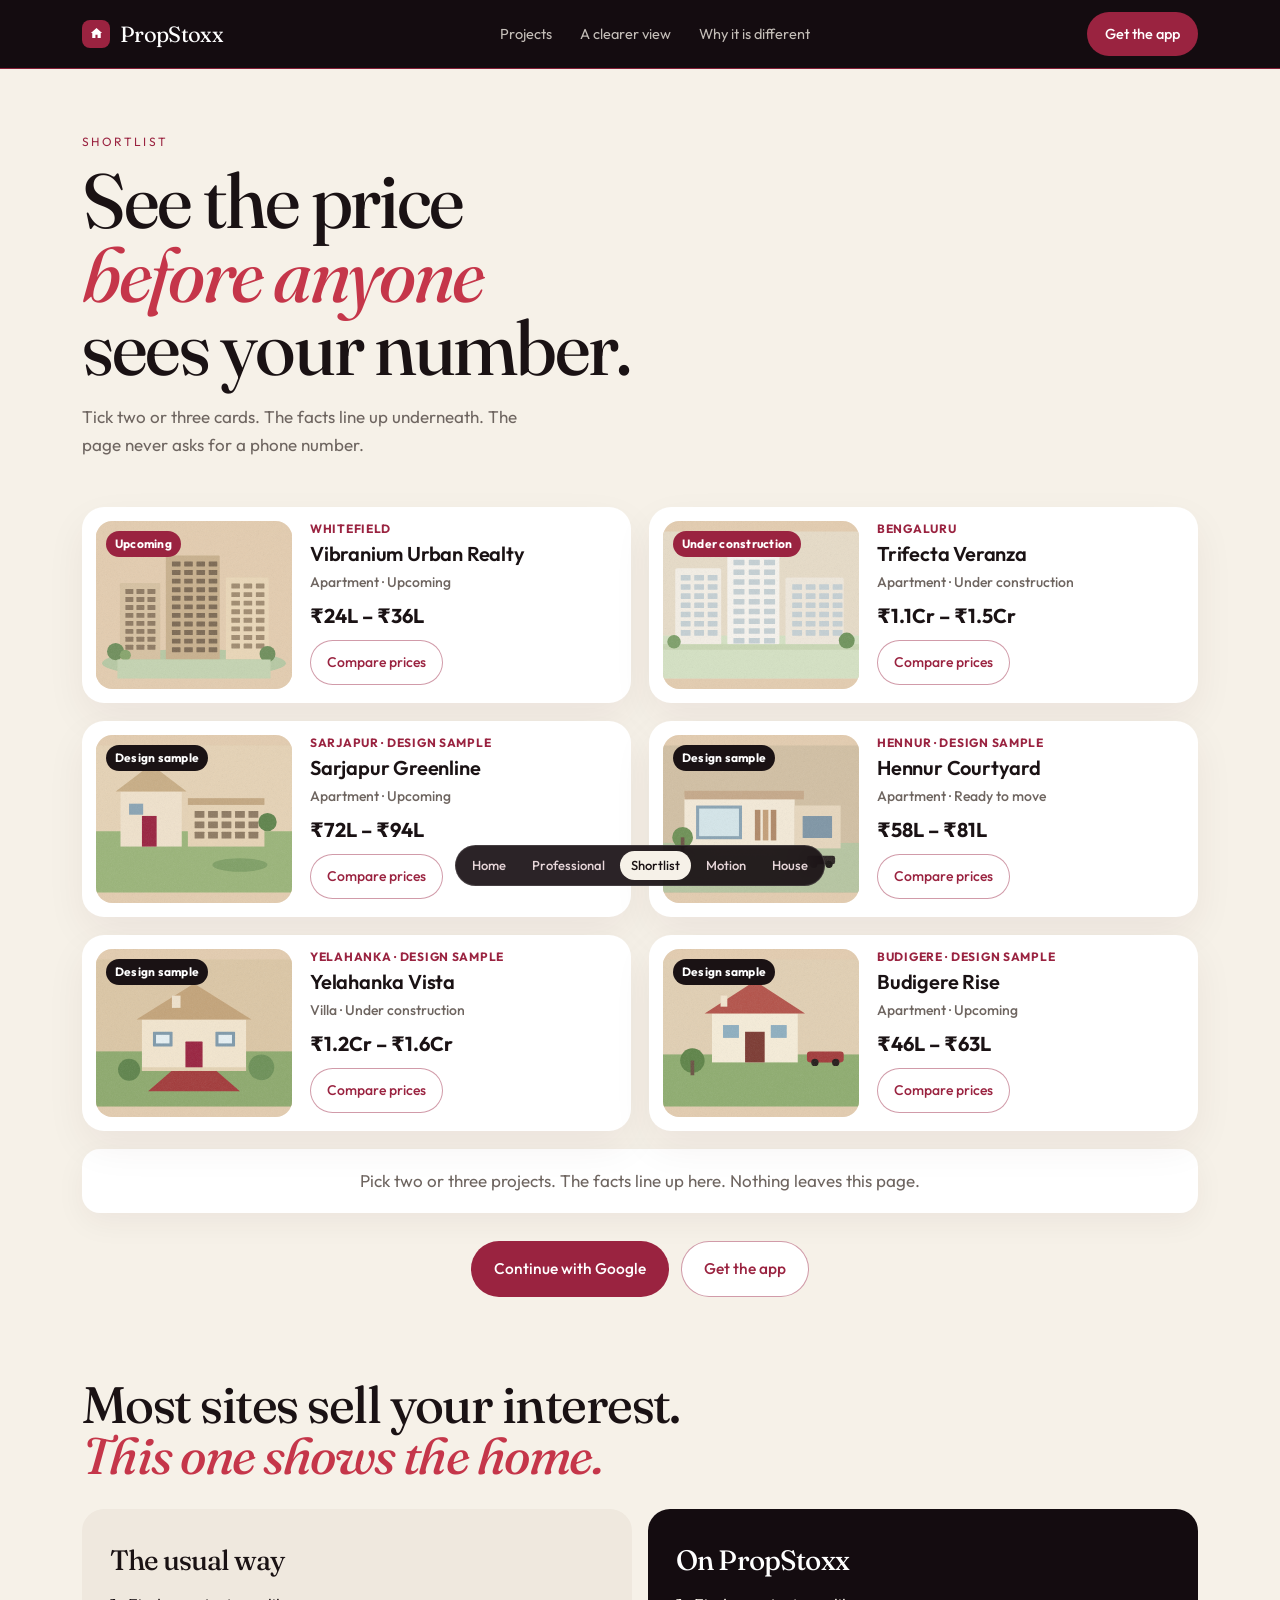
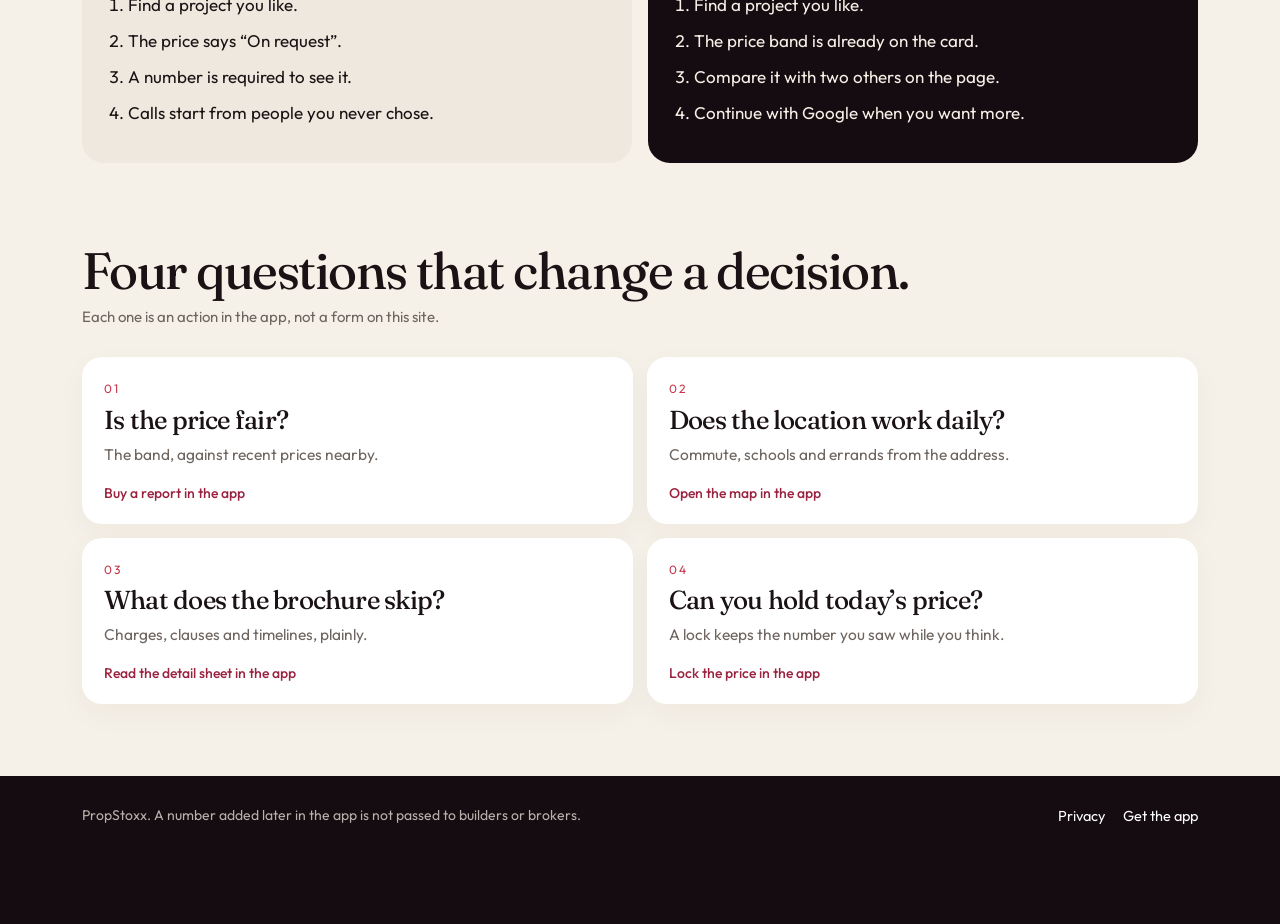
<file: landing-a.html>
<!DOCTYPE html>
<html lang="en">
<head>
<meta charset="utf-8" />
<meta name="viewport" content="width=device-width, initial-scale=1" />
<title>PropStoxx — See the price first</title>
<link rel="preconnect" href="https://fonts.googleapis.com" />
<link rel="preconnect" href="https://fonts.gstatic.com" crossorigin />
<link href="https://fonts.googleapis.com/css2?family=Fraunces:ital,opsz,wght@0,9..144,460;1,9..144,460&family=Outfit:wght@300;400;500;600&display=swap" rel="stylesheet" />
<link rel="stylesheet" href="landing.css" />
</head>
<body class="site">
<header class="site-nav" data-nav>
  <div class="wrap bar">
    <a class="brand" href="index.html"><span class="mark" aria-hidden="true"><svg viewBox="0 0 24 24" width="15" height="15"><path fill="currentColor" d="M12 3.2 3 11h2.2v8.2h5.1v-5.2h3.4v5.2h5.1V11H21L12 3.2z"/></svg></span>PropStoxx</a>
    <nav class="links"><a href="index.html#projects">Projects</a><a href="#decide">A clearer view</a><a href="#different">Why it is different</a></nav>
    <button class="menu" id="menu" type="button" aria-label="Open menu">Menu</button>
    <a class="pill" href="https://play.google.com/store/apps/details?id=com.propstoxx.app">Get the app</a>
  </div>
</header>

<section class="page-hero">
  <div class="wrap">
    <p class="eyebrow reveal">Shortlist</p>
    <h1 class="reveal d1">See the price<br><em>before anyone</em><br>sees your number.</h1>
    <p class="lede reveal d2">Tick two or three cards. The facts line up underneath. The page never asks for a phone number.</p>
  </div>
</section>

<section class="section" id="projects" data-results style="padding-top:28px">
  <div class="wrap">
    <div class="projects">
      <article class="project reveal" data-s="vibranium urban realty whitefield apartment upcoming" data-area="whitefield" data-type="apartment" data-stage="upcoming" data-min="24" data-name="Vibranium Urban Realty" data-price="₹24L – ₹36L">
        <div class="art" data-scene="towers"><span class="badge">Upcoming</span></div>
        <div><div class="kicker">Whitefield</div><h3>Vibranium Urban Realty</h3><div class="meta">Apartment · Upcoming</div><div class="sum"><b>₹24L – ₹36L</b></div><div class="actions"><button class="btn line" type="button" data-pick>Compare prices</button></div></div>
      </article>
      <article class="project reveal d1" data-s="trifecta veranza apartment under construction" data-area="bengaluru" data-type="apartment" data-stage="under-construction" data-min="110" data-name="Trifecta Veranza" data-price="₹1.1Cr – ₹1.5Cr">
        <div class="art" data-scene="row"><span class="badge">Under construction</span></div>
        <div><div class="kicker">Bengaluru</div><h3>Trifecta Veranza</h3><div class="meta">Apartment · Under construction</div><div class="sum"><b>₹1.1Cr – ₹1.5Cr</b></div><div class="actions"><button class="btn line" type="button" data-pick>Compare prices</button></div></div>
      </article>
      <article class="project reveal" data-s="sarjapur greenline apartment design sample" data-area="sarjapur" data-type="apartment" data-stage="upcoming" data-min="72" data-name="Sarjapur Greenline" data-price="₹72L – ₹94L">
        <div class="art" data-scene="courtyard"><span class="badge quiet">Design sample</span></div>
        <div><div class="kicker">Sarjapur · Design sample</div><h3>Sarjapur Greenline</h3><div class="meta">Apartment · Upcoming</div><div class="sum"><b>₹72L – ₹94L</b></div><div class="actions"><button class="btn line" type="button" data-pick>Compare prices</button></div></div>
      </article>
      <article class="project reveal d1" data-s="hennur courtyard apartment design sample" data-area="hennur" data-type="apartment" data-stage="ready" data-min="58" data-name="Hennur Courtyard" data-price="₹58L – ₹81L">
        <div class="art" data-scene="modern"><span class="badge quiet">Design sample</span></div>
        <div><div class="kicker">Hennur · Design sample</div><h3>Hennur Courtyard</h3><div class="meta">Apartment · Ready to move</div><div class="sum"><b>₹58L – ₹81L</b></div><div class="actions"><button class="btn line" type="button" data-pick>Compare prices</button></div></div>
      </article>
      <article class="project reveal" data-s="yelahanka vista villa design sample" data-area="yelahanka" data-type="villa" data-stage="under-construction" data-min="120" data-name="Yelahanka Vista" data-price="₹1.2Cr – ₹1.6Cr">
        <div class="art" data-scene="villa"><span class="badge quiet">Design sample</span></div>
        <div><div class="kicker">Yelahanka · Design sample</div><h3>Yelahanka Vista</h3><div class="meta">Villa · Under construction</div><div class="sum"><b>₹1.2Cr – ₹1.6Cr</b></div><div class="actions"><button class="btn line" type="button" data-pick>Compare prices</button></div></div>
      </article>
      <article class="project reveal d1" data-s="budigere rise apartment design sample" data-area="budigere" data-type="apartment" data-stage="upcoming" data-min="46" data-name="Budigere Rise" data-price="₹46L – ₹63L">
        <div class="art" data-scene="cottage"><span class="badge quiet">Design sample</span></div>
        <div><div class="kicker">Budigere · Design sample</div><h3>Budigere Rise</h3><div class="meta">Apartment · Upcoming</div><div class="sum"><b>₹46L – ₹63L</b></div><div class="actions"><button class="btn line" type="button" data-pick>Compare prices</button></div></div>
      </article>
    </div>
    <div class="compare reveal" data-compare><p class="compare-empty">Pick two or three projects. The facts line up here. Nothing leaves this page.</p></div>
    <div class="gate-row" id="gate"><a class="btn fill" href="#decide">Continue with Google</a><a class="btn line" href="https://play.google.com/store/apps/details?id=com.propstoxx.app">Get the app</a></div>
  </div>
</section>

<section class="section" id="different" style="padding-top:10px">
  <div class="wrap">
    <div class="sec-head"><div><h2 class="reveal">Most sites sell your interest.<br><em>This one shows the home.</em></h2></div></div>
    <div class="vs">
      <article class="them reveal"><h3>The usual way</h3><ol><li>Find a project you like.</li><li>The price says “On request”.</li><li>A number is required to see it.</li><li>Calls start from people you never chose.</li></ol></article>
      <article class="us reveal d1"><h3>On PropStoxx</h3><ol><li>Find a project you like.</li><li>The price band is already on the card.</li><li>Compare it with two others on the page.</li><li>Continue with Google when you want more.</li></ol></article>
    </div>
  </div>
</section>

<section class="section" id="decide" style="padding-top:10px">
  <div class="wrap">
    <div class="sec-head"><div><h2 class="reveal">Four questions that change a decision.</h2><p class="reveal d1">Each one is an action in the app, not a form on this site.</p></div></div>
    <div class="questions">
      <article class="q reveal"><div class="n">01</div><h3>Is the price fair?</h3><p>The band, against recent prices nearby.</p><span class="act">Buy a report in the app</span></article>
      <article class="q reveal d1"><div class="n">02</div><h3>Does the location work daily?</h3><p>Commute, schools and errands from the address.</p><span class="act">Open the map in the app</span></article>
      <article class="q reveal"><div class="n">03</div><h3>What does the brochure skip?</h3><p>Charges, clauses and timelines, plainly.</p><span class="act">Read the detail sheet in the app</span></article>
      <article class="q reveal d1"><div class="n">04</div><h3>Can you hold today’s price?</h3><p>A lock keeps the number you saw while you think.</p><span class="act">Lock the price in the app</span></article>
    </div>
  </div>
</section>

<footer class="site-foot"><div class="wrap"><span>PropStoxx. A number added later in the app is not passed to builders or brokers.</span><span class="links"><a href="#decide">Privacy</a><a href="https://play.google.com/store/apps/details?id=com.propstoxx.app">Get the app</a></span></div></footer>
<nav class="switch"><a href="index.html">Home</a><a href="professional.html">Professional</a><a class="on" href="landing-a.html">Shortlist</a><a href="landing-d.html">Motion</a><a href="landing-f.html">House</a></nav>
<script src="scenes.js"></script>
<script src="landing.js"></script>
</body>
</html>
</file>
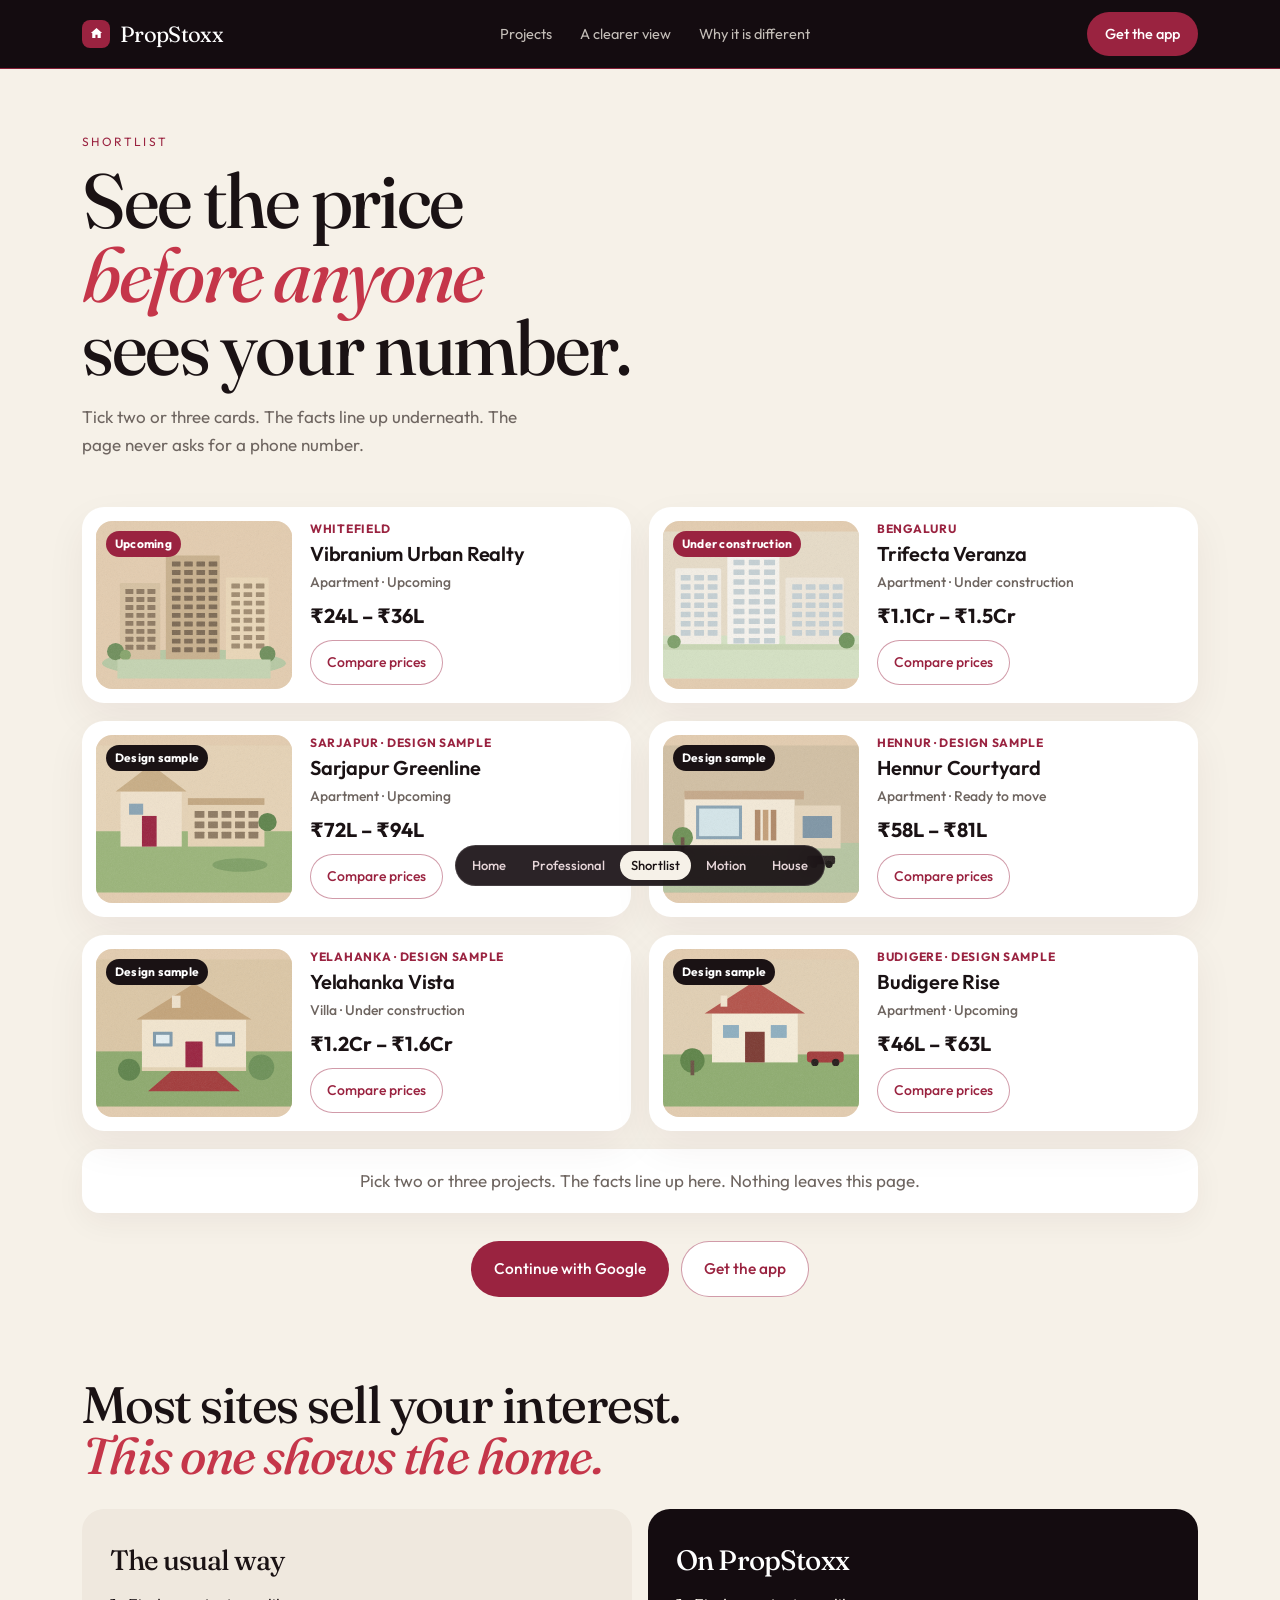
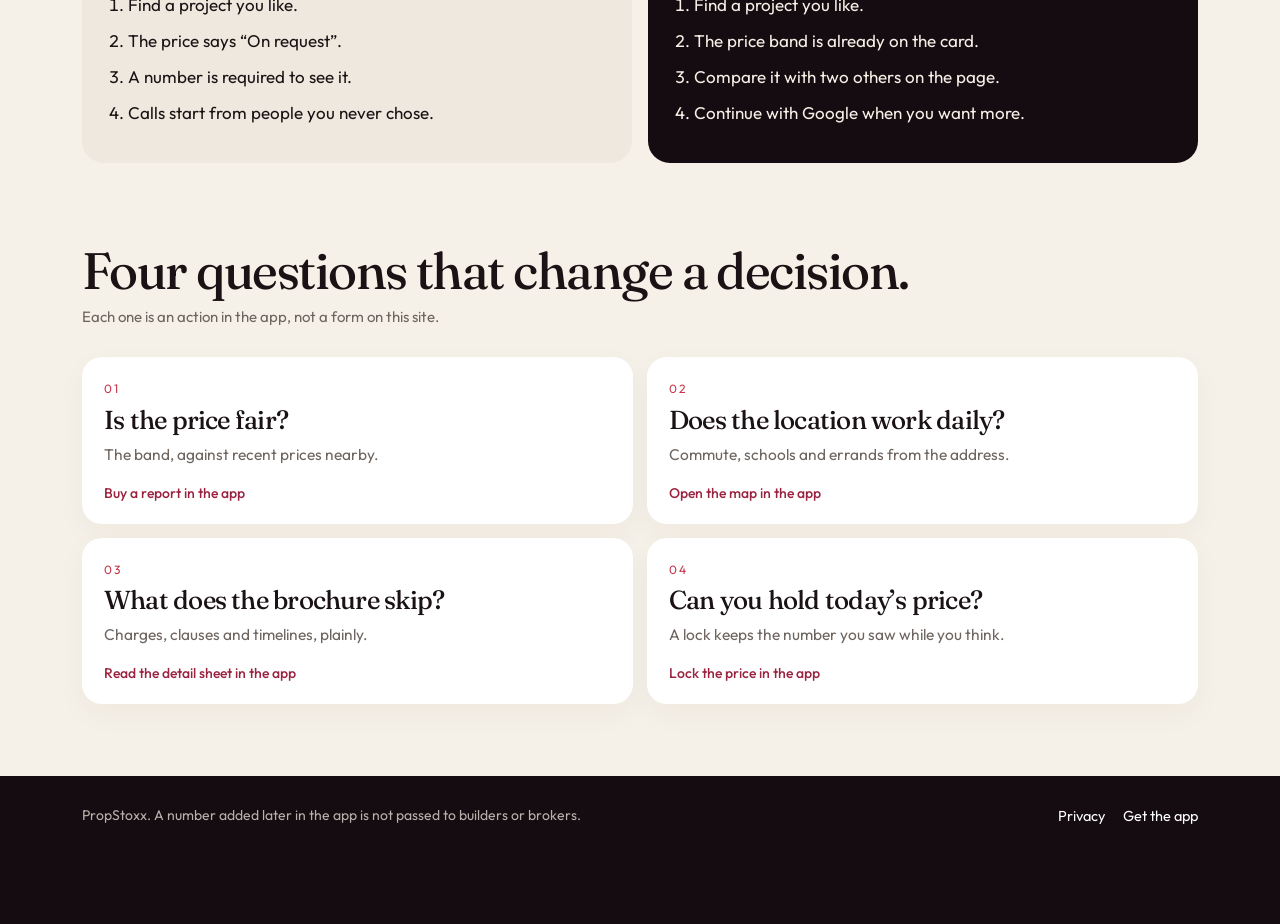
<file: landing-b.html>
<!DOCTYPE html>
<html lang="en">
<head>
<meta charset="utf-8" />
<meta http-equiv="refresh" content="0; url=landing-a.html" />
<link rel="canonical" href="landing-a.html" />
<title>PropStoxx · Shortlist</title>
<script>location.replace("landing-a.html");</script>
</head>
<body>
<p><a href="landing-a.html">Shortlist</a></p>
</body>
</html>
</file>
<file: landing.css>
* { box-sizing: border-box; }
html { scroll-behavior: smooth; }
body { margin: 0; -webkit-font-smoothing: antialiased; text-rendering: optimizeLegibility; }
a { color: inherit; text-decoration: none; }
img { display: block; width: 100%; height: 100%; object-fit: cover; }
button, input, select { font: inherit; color: inherit; }
button { cursor: pointer; }

.wrap { width: 100%; max-width: 1180px; margin: 0 auto; padding: 0 32px; }

.reveal { opacity: 0; transform: translateY(28px); transition: opacity .9s cubic-bezier(.22,.61,.36,1), transform .9s cubic-bezier(.22,.61,.36,1); }
.hero .reveal, .page-hero .reveal { opacity: 1; transform: none; }
.reveal.in { opacity: 1; transform: none; }
.d1 { transition-delay: .08s; } .d2 { transition-delay: .16s; } .d3 { transition-delay: .24s; } .d4 { transition-delay: .32s; } .d5 { transition-delay: .4s; }

@keyframes drift {
  from { transform: scale(1.04) translate3d(0, 0, 0); }
  to { transform: scale(1.1) translate3d(-1.6%, -1.2%, 0); }
}

.switch {
  position: fixed; z-index: 90; left: 50%; bottom: max(14px, env(safe-area-inset-bottom)); transform: translateX(-50%);
  display: flex; gap: 4px; padding: 5px; border-radius: 999px; max-width: calc(100vw - 12px); overflow-x: auto;
  background: rgba(20, 12, 16, .9); border: 1px solid rgba(255,255,255,.12);
  backdrop-filter: blur(14px); font: 500 13px/1 Outfit, system-ui, sans-serif;
}
.switch::-webkit-scrollbar { display: none; }
.menu { display: none; background: transparent; border: 1px solid rgba(255,255,255,.35); color: #fff; border-radius: 999px; padding: 8px 12px; font: 600 14px Outfit, system-ui, sans-serif; }
.switch a { white-space: nowrap; padding: 8px 11px; border-radius: 999px; color: #e6d5d8; }
.switch a.on { background: #f6f1e8; color: #1a1214; }

body.site {
  --paper: #f6f1e8;
  --ink: #1a1214;
  --muted: #6e6560;
  --faint: #8a817b;
  --wine: #9a2340;
  --wine-deep: #7e1b34;
  --crimson: #c5364a;
  --night: #140c10;
  --line: rgba(26, 18, 20, .1);
  --card: #ffffff;
  background: var(--paper);
  color: var(--ink);
  font: 400 17px/1.65 Outfit, system-ui, sans-serif;
}
body.site h1, body.site h2, body.site h3 {
  font-family: Fraunces, Georgia, serif;
  font-weight: 460;
  letter-spacing: -.03em;
  margin: 0;
}
body.site em { font-style: italic; color: var(--crimson); font-weight: 460; }

.site-nav {
  position: fixed; inset: 0 0 auto; z-index: 50;
  background: var(--night);
  color: #f6f1e8;
  border-bottom: 1px solid rgba(154, 35, 64, .85);
  transition: background .5s cubic-bezier(.22,.61,.36,1), box-shadow .5s cubic-bezier(.22,.61,.36,1);
}
.site-nav.solid {
  background: rgba(20, 12, 16, .94);
  backdrop-filter: saturate(140%) blur(16px);
  box-shadow: 0 10px 30px rgba(20, 12, 16, .18);
}
.site-nav .bar { display: flex; align-items: center; justify-content: space-between; height: 68px; gap: 24px; }
.brand { display: inline-flex; align-items: center; gap: 10px; font-family: Fraunces, Georgia, serif; font-size: 22px; letter-spacing: -.03em; color: #fff; }
.mark {
  width: 28px; height: 28px; border-radius: 8px; background: var(--wine);
  display: grid; place-items: center; color: #fff;
}
.links { display: flex; gap: 28px; font-size: 14.5px; color: rgba(246, 241, 232, .78); }
.links a { transition: color .35s cubic-bezier(.22,.61,.36,1); }
.links a:hover { color: #fff; }
.pill {
  display: inline-flex; align-items: center; justify-content: center;
  background: var(--wine); color: #fff; border-radius: 999px;
  padding: 10px 18px; font-size: 14.5px; font-weight: 500;
  transition: background .35s cubic-bezier(.22,.61,.36,1), transform .35s cubic-bezier(.22,.61,.36,1);
}
.pill:hover { background: var(--wine-deep); }

body.site .hero { padding: 118px 0 36px; }
.hero-grid { display: grid; grid-template-columns: minmax(0, 1.05fr) minmax(0, .95fr); gap: 36px; align-items: center; }
body.site .hero h1 { font-size: clamp(52px, 5.5vw, 84px); line-height: .96; max-width: 12ch; }
.lede { margin: 18px 0 0; max-width: 460px; color: var(--muted); font-size: 17px; }

.search {
  margin-top: 28px; background: #fff; border-radius: 22px;
  box-shadow: 0 18px 50px rgba(60, 24, 32, .08);
  padding: 14px 14px 16px;
}
.tabs { display: flex; gap: 6px; padding: 0 6px 12px; }
.tabs button {
  border: 0; background: transparent; border-radius: 999px;
  padding: 7px 14px; font-size: 14px; color: var(--muted);
  transition: background .35s cubic-bezier(.22,.61,.36,1), color .35s cubic-bezier(.22,.61,.36,1);
}
.tabs button.on { background: #1a1214; color: #fff; }
.fields { display: grid; grid-template-columns: 1.2fr 1fr .9fr auto; gap: 10px; align-items: stretch; }
.field {
  background: #f6f3ee; border-radius: 14px; padding: 10px 14px; display: flex; flex-direction: column; gap: 2px; min-width: 0;
  font-size: 12px; color: var(--faint);
}
.field select, .field input {
  border: 0; background: transparent; outline: none; padding: 0;
  font-weight: 500; font-size: 15px; color: var(--ink); width: 100%;
}
.corr .thumb svg { width: 100%; height: 100%; display: block; }
.search-go {
  border: 0; background: var(--wine); color: #fff; border-radius: 14px;
  padding: 0 22px; font-weight: 500; min-width: 108px;
  transition: background .35s cubic-bezier(.22,.61,.36,1);
}
.search-go:hover { background: var(--wine-deep); }

.stats { display: flex; gap: 22px; margin-top: 22px; align-items: flex-start; }
.stats div { padding-right: 22px; border-right: 1px solid rgba(26,18,20,.16); }
.stats div:last-child { border: 0; }
.stats b { display: block; font-family: Fraunces, Georgia, serif; font-size: 28px; font-weight: 460; letter-spacing: -.03em; line-height: 1; }
.stats span { display: block; margin-top: 4px; color: var(--muted); font-size: 13px; max-width: 18ch; }

.collage { position: relative; height: 460px; }
.plate, .shot { border-radius: 26px; overflow: hidden; background: #e4cdb0; }
.plate { position: absolute; inset: 18px 36px 48px 28px; }
.plate svg { width: 100%; height: 120%; animation: drift 46s ease-in-out infinite alternate; }
.shot {
  position: absolute; background: #fff; padding: 8px;
  box-shadow: 0 22px 50px rgba(40, 16, 24, .16);
}
.shot svg { width: 100%; height: 100%; border-radius: 18px; display: block; transition: transform .8s cubic-bezier(.22,.61,.36,1); }
.shot:hover svg { transform: scale(1.04); }
.shot-a { width: 46%; left: 0; bottom: 18px; height: 176px; }
.shot-b { width: 42%; right: 0; top: 78px; height: 188px; }
.float {
  position: absolute; background: #fff; border-radius: 16px; padding: 10px 14px;
  box-shadow: 0 14px 34px rgba(40, 16, 24, .12); z-index: 2;
}
.float b { display: block; font-size: 14px; font-weight: 560; }
.float span { display: block; color: var(--muted); font-size: 12px; }
.float-a { left: 8px; top: 28px; }
.float-b { right: 8px; bottom: 28px; }

.chips { display: flex; flex-wrap: wrap; gap: 8px; padding: 8px 0 28px; }
.chip {
  border: 1px solid rgba(26,18,20,.14); background: transparent; color: var(--ink);
  border-radius: 999px; padding: 8px 14px; font-size: 14px;
  transition: background .35s cubic-bezier(.22,.61,.36,1), border-color .35s cubic-bezier(.22,.61,.36,1), color .35s cubic-bezier(.22,.61,.36,1);
}
.chip.on, .chip:hover { background: #1a1214; color: #fff; border-color: #1a1214; }

.night {
  background: linear-gradient(180deg, #1c1014 0%, #120c10 100%);
  color: #f6f1e8; padding: 64px 0 56px;
  border-top: 1px solid rgba(154, 35, 64, .7);
}
.night-head, .sec-head { display: flex; justify-content: space-between; align-items: flex-end; gap: 24px; margin-bottom: 28px; }
.night h2, .sec-head h2 { font-size: clamp(36px, 4vw, 52px); line-height: 1; color: inherit; }
.night .sub, .sec-head p { margin: 8px 0 0; color: rgba(246,241,232,.62); font-size: 15px; }
.sec-head p { color: var(--muted); }
.night a.more { color: #f3c3cb; font-size: 14px; }

.launch-row { display: grid; grid-template-columns: repeat(5, 1fr); gap: 16px; }
.launch { min-width: 0; }
.launch .art { border-radius: 16px; overflow: hidden; aspect-ratio: 1.15/1; position: relative; background: #e4cdb0; }
.launch .art svg { width: 100%; height: 100%; transition: transform .8s cubic-bezier(.22,.61,.36,1); }
.launch:hover .art svg { transform: scale(1.05); }
.badge {
  position: absolute; left: 10px; top: 10px; background: var(--wine); color: #fff;
  border-radius: 999px; font: 700 12px/1.3 Outfit, system-ui, sans-serif; letter-spacing: .02em; padding: 5px 9px;
}
.badge.quiet { background: #1a1214; }
body.site .launch h3 { margin-top: 12px; font-family: Outfit, system-ui, sans-serif; font-weight: 600; font-size: 18px; line-height: 1.3; letter-spacing: -.01em; }
.launch .where { color: rgba(246,241,232,.72); font: 500 14px/1.4 Outfit, system-ui, sans-serif; margin-top: 2px; }
.launch .price { color: #e07a8a; font: 700 15px/1.3 Outfit, system-ui, sans-serif; margin-top: 4px; }

.section { padding: 72px 0; }
.projects { display: grid; grid-template-columns: 1fr 1fr; gap: 18px; }
.project {
  display: grid; grid-template-columns: 196px 1fr; gap: 18px;
  background: #fff; border-radius: 22px; padding: 14px;
  box-shadow: 0 16px 40px rgba(60, 24, 32, .06);
}
.project .art { border-radius: 16px; overflow: hidden; position: relative; background: #e4cdb0; min-height: 168px; }
.project .art svg { width: 100%; height: 100%; transition: transform .8s cubic-bezier(.22,.61,.36,1); }
.project:hover .art svg { transform: scale(1.05); }
.project .kicker { font: 700 12px/1.3 Outfit, system-ui, sans-serif; letter-spacing: .06em; text-transform: uppercase; color: var(--wine); }
body.site .project h3 { font-family: Outfit, system-ui, sans-serif; font-weight: 600; font-size: 20px; line-height: 1.3; letter-spacing: -.01em; margin: 4px 0 6px; }
.project .meta { color: var(--muted); font: 500 14px/1.4 Outfit, system-ui, sans-serif; }
.project .blurb { margin: 8px 0 0; color: #4e4642; font: 400 15px/1.5 Outfit, system-ui, sans-serif; }
.project .sum { margin-top: 12px; display: flex; align-items: baseline; gap: 8px; }
.project .sum b { font: 700 20px/1.2 Outfit, system-ui, sans-serif; letter-spacing: 0; }
.project .sum span { color: var(--faint); font: 500 13px/1.3 Outfit, system-ui, sans-serif; }
.project .actions { display: flex; gap: 8px; margin-top: 12px; flex-wrap: wrap; }
.project .extra { display: none; margin-top: 10px; font-size: 13.5px; color: var(--muted); }
.project.open .extra { display: block; }
.sample-note { margin: 22px 0 0; color: var(--faint); font-size: 13px; }

.btn {
  display: inline-flex; align-items: center; justify-content: center;
  border-radius: 999px; padding: 10px 16px; font-size: 14px; font-weight: 500; border: 1px solid transparent;
  transition: background .35s cubic-bezier(.22,.61,.36,1), color .35s cubic-bezier(.22,.61,.36,1), border-color .35s cubic-bezier(.22,.61,.36,1);
}
.btn.fill { background: var(--wine); color: #fff; }
.btn.fill:hover { background: var(--wine-deep); }
.btn.line { background: #fff; color: var(--wine); border-color: rgba(154, 35, 64, .45); }
.btn.line:hover { border-color: var(--wine); }
.btn.on { background: #1a1214; color: #fff; border-color: #1a1214; }
.gate-row { display: flex; gap: 12px; justify-content: center; margin-top: 28px; flex-wrap: wrap; }
.gate-row .btn { padding: 14px 22px; font-size: 15.5px; }

.questions { display: grid; grid-template-columns: 1fr 1fr; gap: 14px; }
.q { background: #fff; border-radius: 20px; padding: 22px 22px 18px; box-shadow: 0 10px 30px rgba(60,24,32,.04); }
.q .n { font-size: 12px; letter-spacing: .16em; color: var(--crimson); }
.q h3 { font-size: 26px; margin: 8px 0; }
.q p { margin: 0; color: var(--muted); font-size: 15.5px; }
.q .act { display: inline-block; margin-top: 14px; color: var(--wine); font-size: 14px; font-weight: 500; }

.path { display: grid; grid-template-columns: repeat(3, 1fr); gap: 18px; margin-top: 8px; }
.path article { padding-top: 16px; border-top: 1px solid var(--line); }
.path .n { font-family: Fraunces, Georgia, serif; font-size: 28px; color: var(--crimson); }
.path h3 { font-size: 24px; margin: 6px 0; }
.path p { margin: 0; color: var(--muted); font-size: 15px; }

.compare {
  margin-top: 18px; background: #fff; border-radius: 18px; padding: 18px 20px;
  box-shadow: 0 10px 30px rgba(60,24,32,.05);
}
.compare table { width: 100%; border-collapse: collapse; font-size: 15px; }
.compare th { text-align: left; color: var(--muted); font-weight: 400; width: 110px; padding: 8px 0; text-transform: capitalize; }
.compare td { padding: 8px 12px; border-top: 1px solid var(--line); }
.compare-empty { margin: 0; color: var(--muted); text-align: center; }

body.site .story { display: grid; grid-template-columns: .85fr 1.15fr; gap: 48px; align-items: start; }
body.site .story h2 { font-size: clamp(40px, 4.4vw, 64px); line-height: 1; }
body.site .story p { color: #4e4642; font-size: 18px; margin: 0 0 16px; }
.facts { display: grid; grid-template-columns: repeat(4, 1fr); border-top: 1px solid var(--line); border-bottom: 1px solid var(--line); }
.facts div { padding: 28px 20px 28px 0; }
.facts div + div { border-left: 1px solid var(--line); padding-left: 20px; }
.facts b { display: block; font-weight: 400; font-size: 12px; letter-spacing: .16em; text-transform: uppercase; color: var(--faint); margin-bottom: 8px; }
.facts span { font-family: Fraunces, Georgia, serif; font-size: 32px; }

body.site .lock { background: var(--night); color: #f6f1e8; }
.lock .split { display: grid; grid-template-columns: 1fr 1fr; gap: 48px; align-items: center; }
.lock h2 { font-size: clamp(40px, 4.6vw, 68px); line-height: .98; color: #fff; }
.lock p { color: rgba(246,241,232,.7); max-width: 440px; }
.ticket { border: 1px solid rgba(197, 54, 74, .45); border-radius: 22px; padding: 28px; }
.ticket .t { letter-spacing: .16em; text-transform: uppercase; font-size: 12px; color: #e07a8a; }
.ticket .amt { font-family: Fraunces, Georgia, serif; font-size: 52px; margin: 8px 0; }
.ticket .rows { border-top: 1px dashed rgba(246,241,232,.2); margin-top: 16px; padding-top: 12px; display: grid; gap: 8px; font-size: 15px; }
.ticket .rows div { display: flex; justify-content: space-between; color: rgba(246,241,232,.65); }
.ticket .rows span { color: #fff; }

.corridors { display: grid; gap: 12px; }
.corr {
  display: grid; grid-template-columns: 64px 1fr 1.1fr 180px 92px; gap: 16px; align-items: center;
  background: #fff; border-radius: 18px; padding: 14px 16px; cursor: pointer;
  box-shadow: 0 8px 24px rgba(60,24,32,.04);
  transition: transform .45s cubic-bezier(.22,.61,.36,1);
}
.corr:hover { transform: translateY(-3px); }
.corr .n { font: 700 16px/1 Outfit, system-ui, sans-serif; color: var(--crimson); }
body.site .corr h3 { font-family: Outfit, system-ui, sans-serif; font-weight: 600; font-size: 20px; line-height: 1.3; letter-spacing: -.01em; }
.corr .why { color: var(--muted); font: 400 15px/1.45 Outfit, system-ui, sans-serif; }
.corr .proj { font: 600 15px/1.35 Outfit, system-ui, sans-serif; }
.corr .proj em { display: block; font-style: normal; color: var(--ink); font: 700 14px/1.3 Outfit, system-ui, sans-serif; }
.corr .thumb { height: 64px; border-radius: 12px; overflow: hidden; }

.vs { display: grid; grid-template-columns: 1fr 1fr; gap: 16px; }
.vs article { border-radius: 22px; padding: 28px; }
.vs h3 { font-size: 28px; margin-bottom: 12px; }
.vs ol { margin: 0; padding-left: 18px; color: inherit; }
.vs li { margin: 8px 0; }
.vs .them { background: #efe8de; }
.vs .us { background: var(--night); color: #f6f1e8; }
.vs .us h3 { color: #fff; }

.page-hero { padding: 132px 0 20px; }
.page-hero h1 { font-size: clamp(52px, 6vw, 88px); line-height: .96; max-width: 14ch; }
.eyebrow { margin: 0 0 12px; font-size: 12px; letter-spacing: .2em; text-transform: uppercase; color: var(--wine); }

footer.site-foot { background: var(--night); color: rgba(246,241,232,.72); padding: 28px 0 96px; font-size: 14px; }
footer.site-foot .wrap { display: flex; justify-content: space-between; gap: 20px; flex-wrap: wrap; align-items: center; }
footer.site-foot a { color: #fff; }
footer.site-foot .links { gap: 18px; }

@media (max-width: 980px) {
  body { overflow-x: hidden; }
  .site-nav .bar { position: relative; }
  .site-nav .links { display: none; position: absolute; left: 0; right: 0; top: 68px; background: #140c10; flex-direction: column; padding: 16px 24px 20px; gap: 14px; }
  .site-nav .links.open { display: flex; }
  .menu { display: inline-flex; }
  .hero-grid, .projects, .questions, .path, body.site .story, body.site .lock .split, body.site .vs, .facts { grid-template-columns: 1fr; }
  .fields { grid-template-columns: 1fr 1fr; }
  .search-go { grid-column: 1 / -1; height: 48px; }
  .launch-row { grid-template-columns: repeat(2, 1fr); }
  .project { grid-template-columns: 140px 1fr; }
  .collage { height: 380px; margin-top: 12px; }
  .corr { grid-template-columns: 40px 1fr; }
  .corr .why, .corr .thumb, .corr .proj { display: none; }
  .facts div + div { border-left: 0; padding-left: 0; }
}
@media (max-width: 640px) {
  .wrap { padding: 0 18px; }
  .hero { padding-top: 96px; }
  .hero h1, .page-hero h1 { font-size: 46px; }
  .project { grid-template-columns: 1fr; }
  .stats { flex-wrap: wrap; }
  .shot-a { height: 140px; }
  .shot-b { height: 150px; top: 48px; }
}

@media (prefers-reduced-motion: reduce) {
  html { scroll-behavior: auto; }
  .reveal { opacity: 1; transform: none; transition: none; }
  .plate svg, .shot svg, .launch .art svg, .project .art svg { animation: none !important; transition: none !important; }
}
</file>
